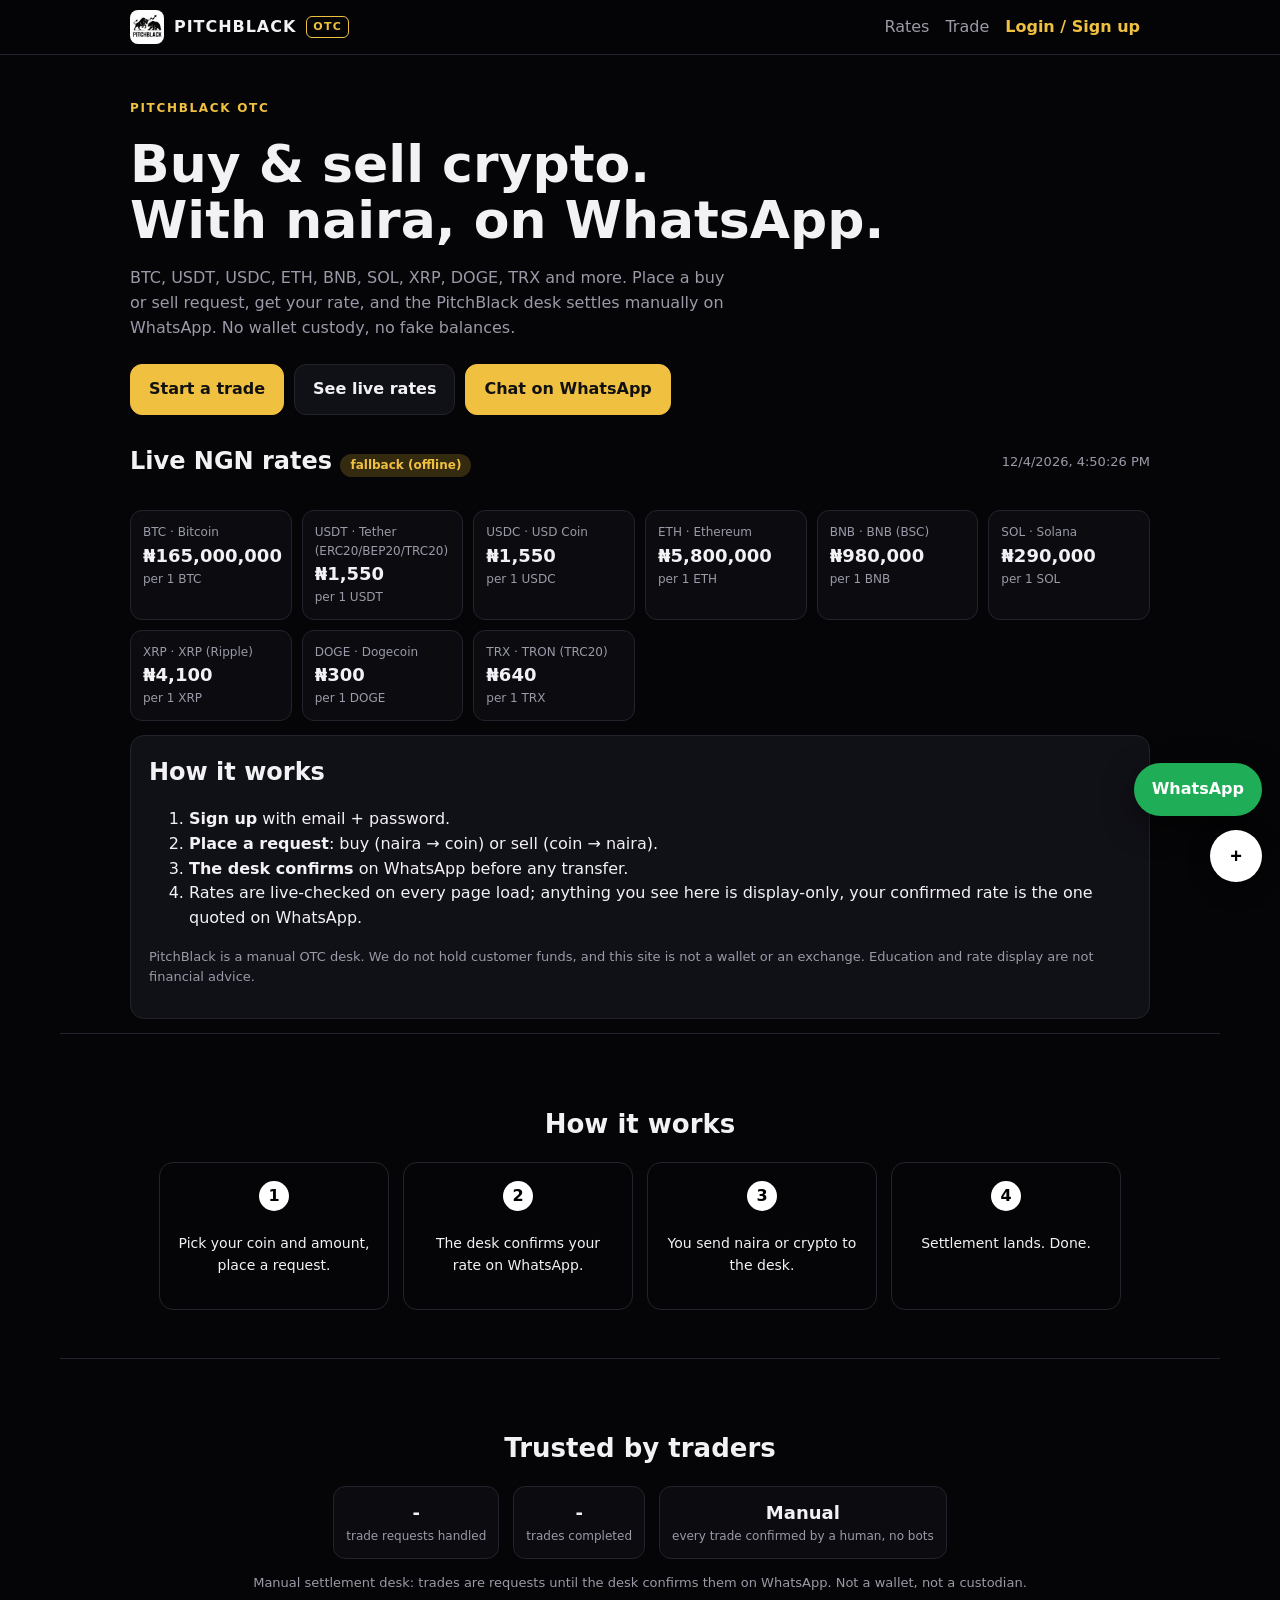
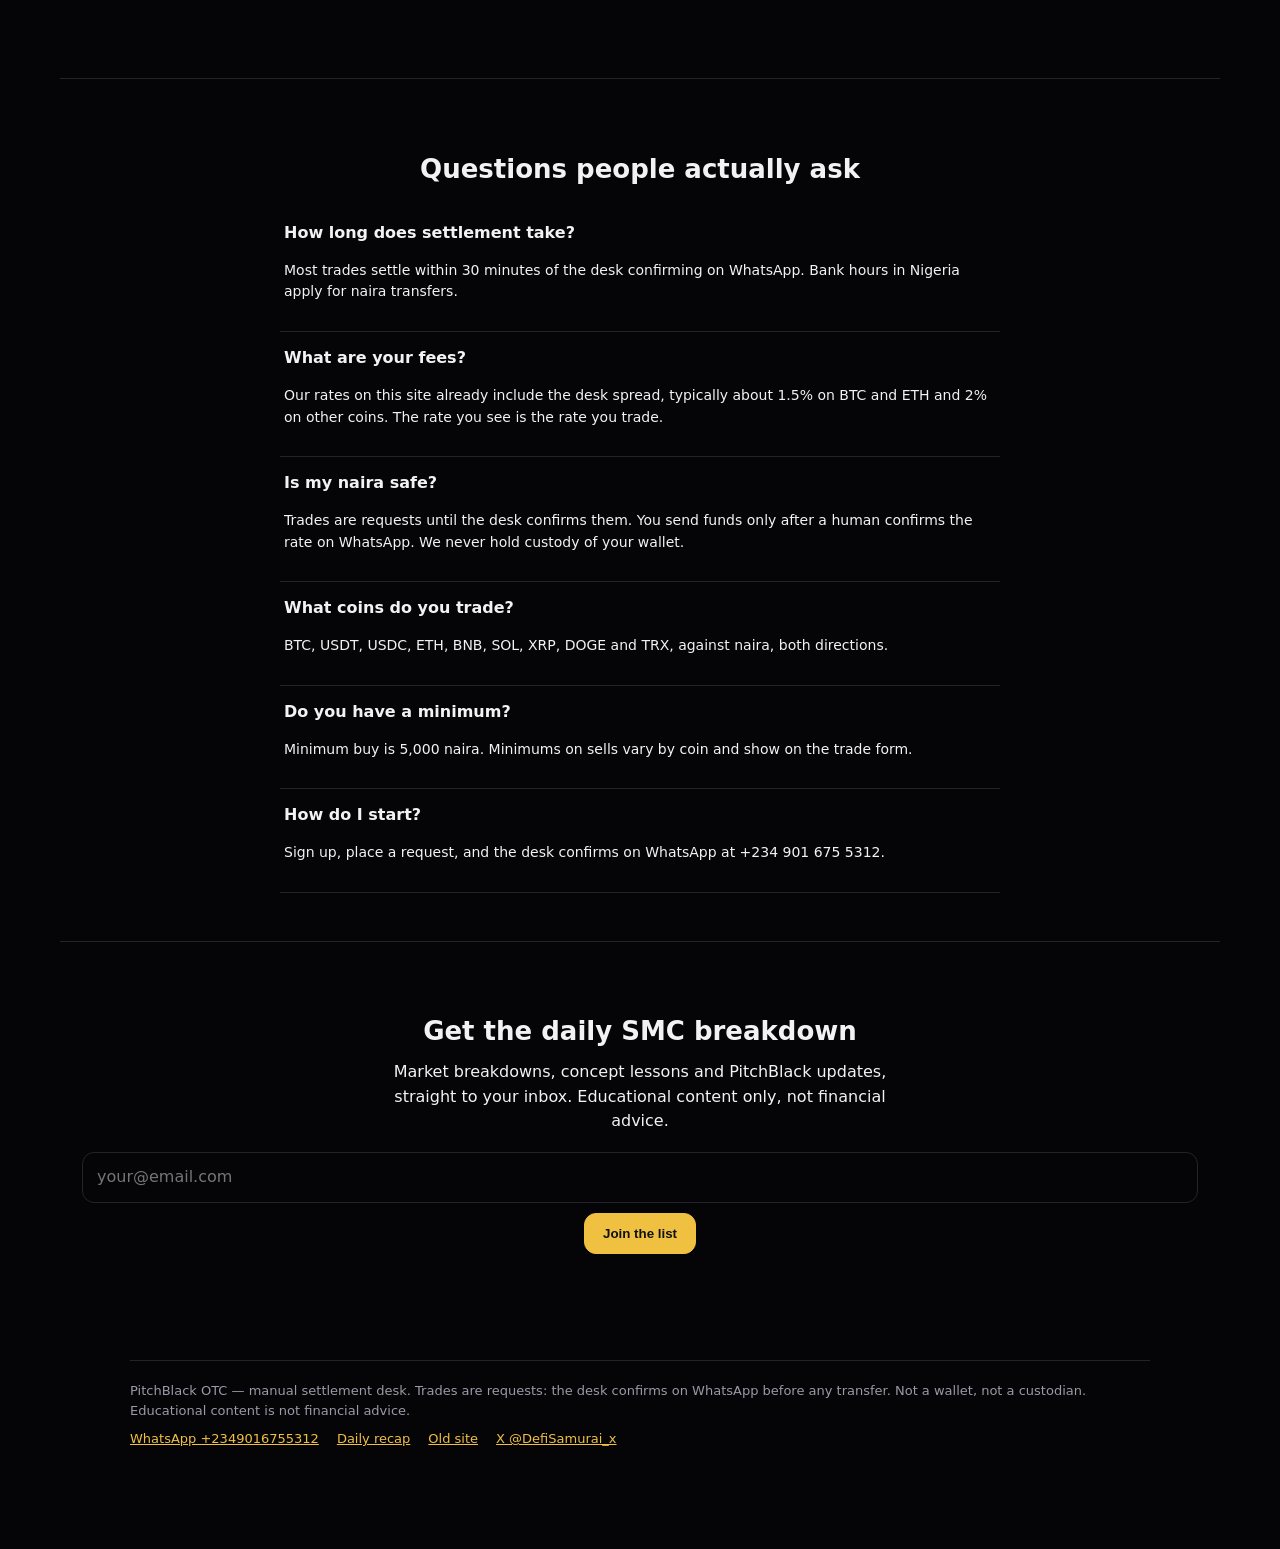
<file: index.html>
<!doctype html>
<html lang="en">
<head>
<meta charset="utf-8">
<meta name="viewport" content="width=device-width, initial-scale=1, viewport-fit=cover">
<title>PitchBlack — Buy & Sell Crypto in Nigeria (OTC)</title>
<meta name="description" content="PitchBlack OTC crypto trading. Buy and sell BTC, USDT, ETH and more with naira. Manual settlement by the PitchBlack desk. WhatsApp +2349016755312.">
<link rel="icon" href="logo-bw.jpg">
<link rel="stylesheet" href="styles.css">
</head>
<body>
<header class="nav">
  <div class="wrap navrow">
    <a href="#/" class="brand"><img src="logo-bw.jpg" alt="PitchBlack" width="34" height="34"> PITCHBLACK <span>OTC</span></a>
    <nav>
      <a href="#/rates">Rates</a>
      <a href="#/dashboard">Trade</a>
      <span id="navAuth" class="navauth"></span>
    </nav>
  </div>
</header>
<main id="app" class="wrap"></main>

<section class="howsec">
  <h2>How it works</h2>
  <div class="steps">
    <div class="step"><b>1</b><p>Pick your coin and amount, place a request.</p></div>
    <div class="step"><b>2</b><p>The desk confirms your rate on WhatsApp.</p></div>
    <div class="step"><b>3</b><p>You send naira or crypto to the desk.</p></div>
    <div class="step"><b>4</b><p>Settlement lands. Done.</p></div>
  </div>
</section>
<section class="proofsec">
  <h2>Trusted by traders</h2>
  <div class="proofgrid">
    <div class="rate"><b id="proofTrades">-</b><div class="sub">trade requests handled</div></div>
    <div class="rate"><b id="proofDone">-</b><div class="sub">trades completed</div></div>
    <div class="rate"><b>Manual</b><div class="sub">every trade confirmed by a human, no bots</div></div>
  </div>
  <p class="mut small">Manual settlement desk: trades are requests until the desk confirms them on WhatsApp. Not a wallet, not a custodian.</p>
  <div id="reviewBox" style="text-align:center;padding-top:24px"></div>
</section>

<section class="faqsec">
  <h2>Questions people actually ask</h2>
  <div class="faq">
    <div><b>How long does settlement take?</b><p>Most trades settle within 30 minutes of the desk confirming on WhatsApp. Bank hours in Nigeria apply for naira transfers.</p></div>
    <div><b>What are your fees?</b><p>Our rates on this site already include the desk spread, typically about 1.5% on BTC and ETH and 2% on other coins. The rate you see is the rate you trade.</p></div>
    <div><b>Is my naira safe?</b><p>Trades are requests until the desk confirms them. You send funds only after a human confirms the rate on WhatsApp. We never hold custody of your wallet.</p></div>
    <div><b>What coins do you trade?</b><p>BTC, USDT, USDC, ETH, BNB, SOL, XRP, DOGE and TRX, against naira, both directions.</p></div>
    <div><b>Do you have a minimum?</b><p>Minimum buy is 5,000 naira. Minimums on sells vary by coin and show on the trade form.</p></div>
    <div><b>How do I start?</b><p>Sign up, place a request, and the desk confirms on WhatsApp at +234 901 675 5312.</p></div>
  </div>
</section>

<section class="joinsec">
  <h2>Get the daily SMC breakdown</h2>
  <p>Market breakdowns, concept lessons and PitchBlack updates, straight to your inbox. Educational content only, not financial advice.</p>
  <form id="subForm">
    <input type="email" name="email" placeholder="your@email.com" required aria-label="Email address">
    <button type="submit" class="btn primary">Join the list</button>
  </form>
  <p class="mut small" id="subMsg"></p>
</section>

<footer class="foot wrap">
  <div>PitchBlack OTC — manual settlement desk. Trades are requests: the desk confirms on WhatsApp before any transfer. Not a wallet, not a custodian. Educational content is not financial advice.</div>
  <div class="foot-links">
    <a href="https://wa.me/2349016755312" target="_blank" rel="noopener">WhatsApp +2349016755312</a>
    <a href="#/recap">Daily recap</a> <a href="index-v1.html">Old site</a>
    <a href="https://x.com/DefiSamurai_x" target="_blank" rel="noopener">X @DefiSamurai_x</a>
  </div>
</footer>
<a class="wa-float" href="https://wa.me/2349016755312" target="_blank" rel="noopener" aria-label="Chat on WhatsApp">WhatsApp</a>
<script src="config.js"></script>
<script src="app.js"></script>
</body>
</html>
</file>
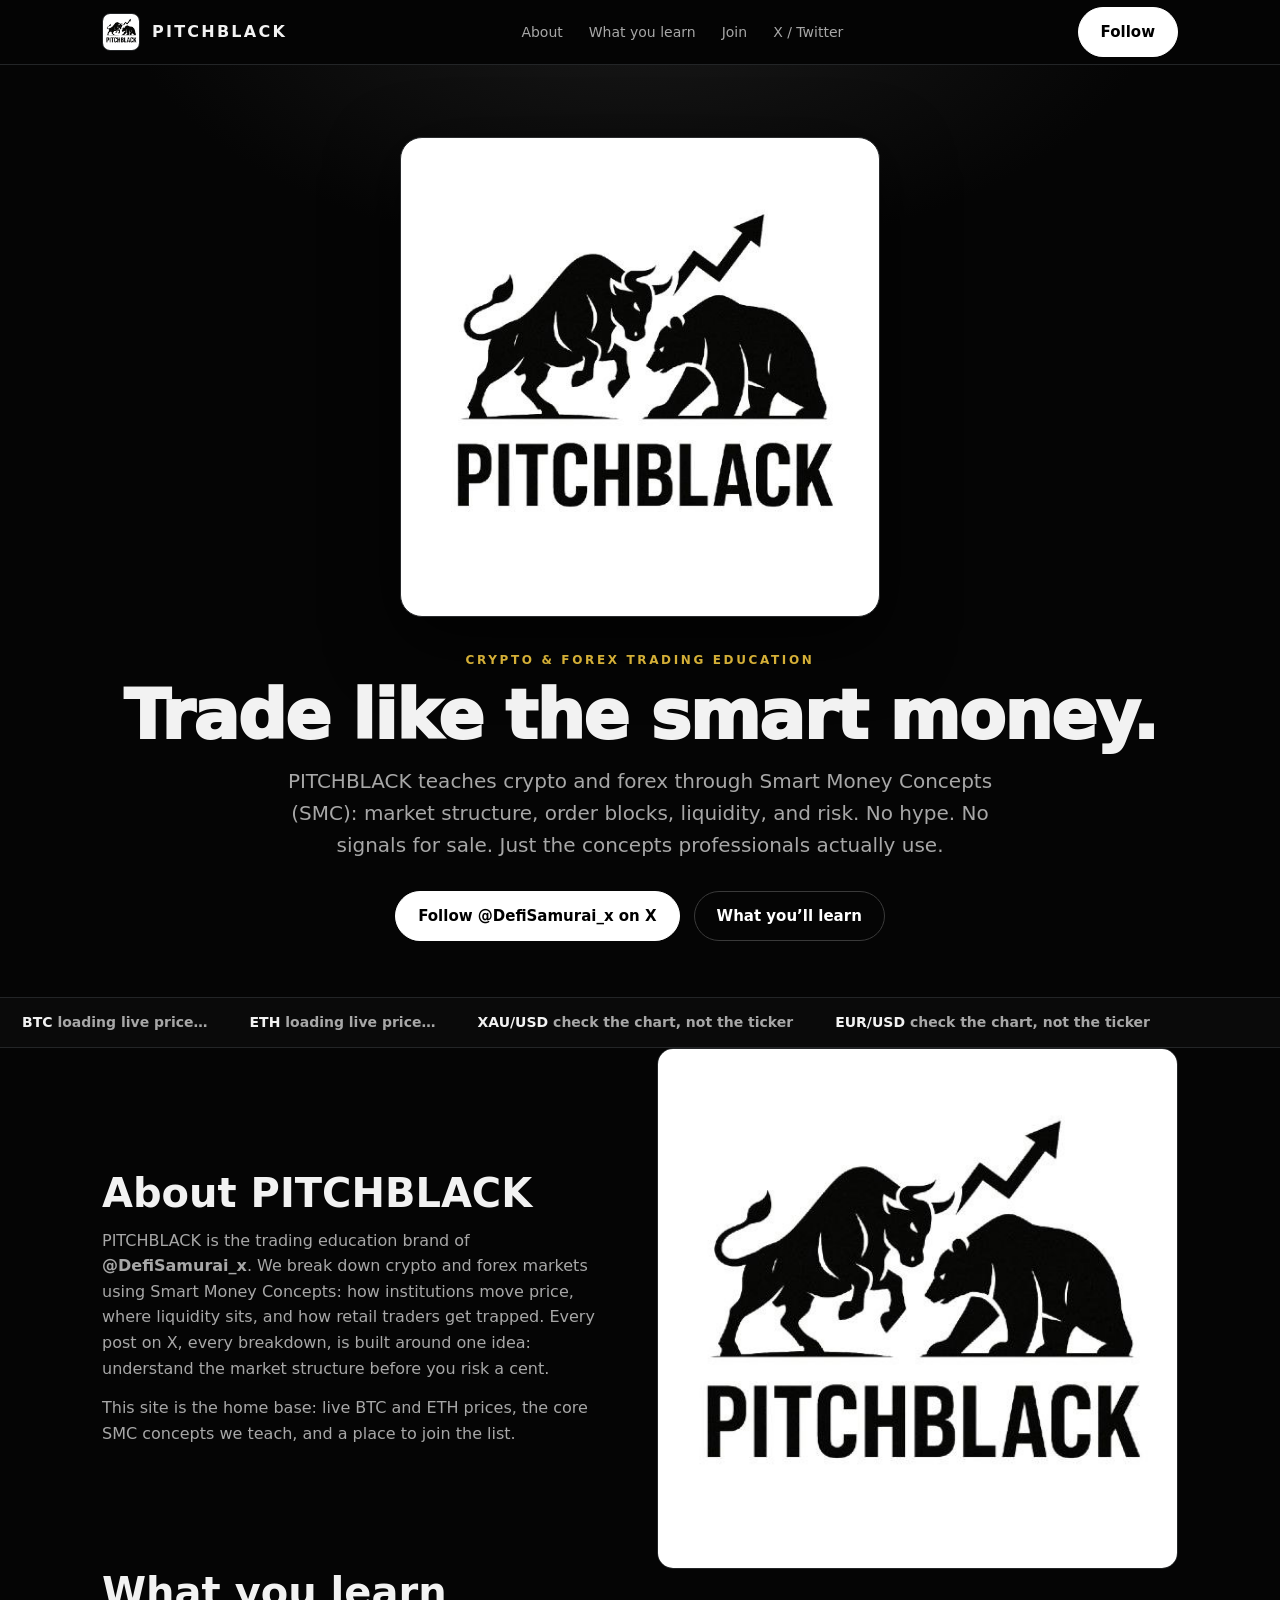
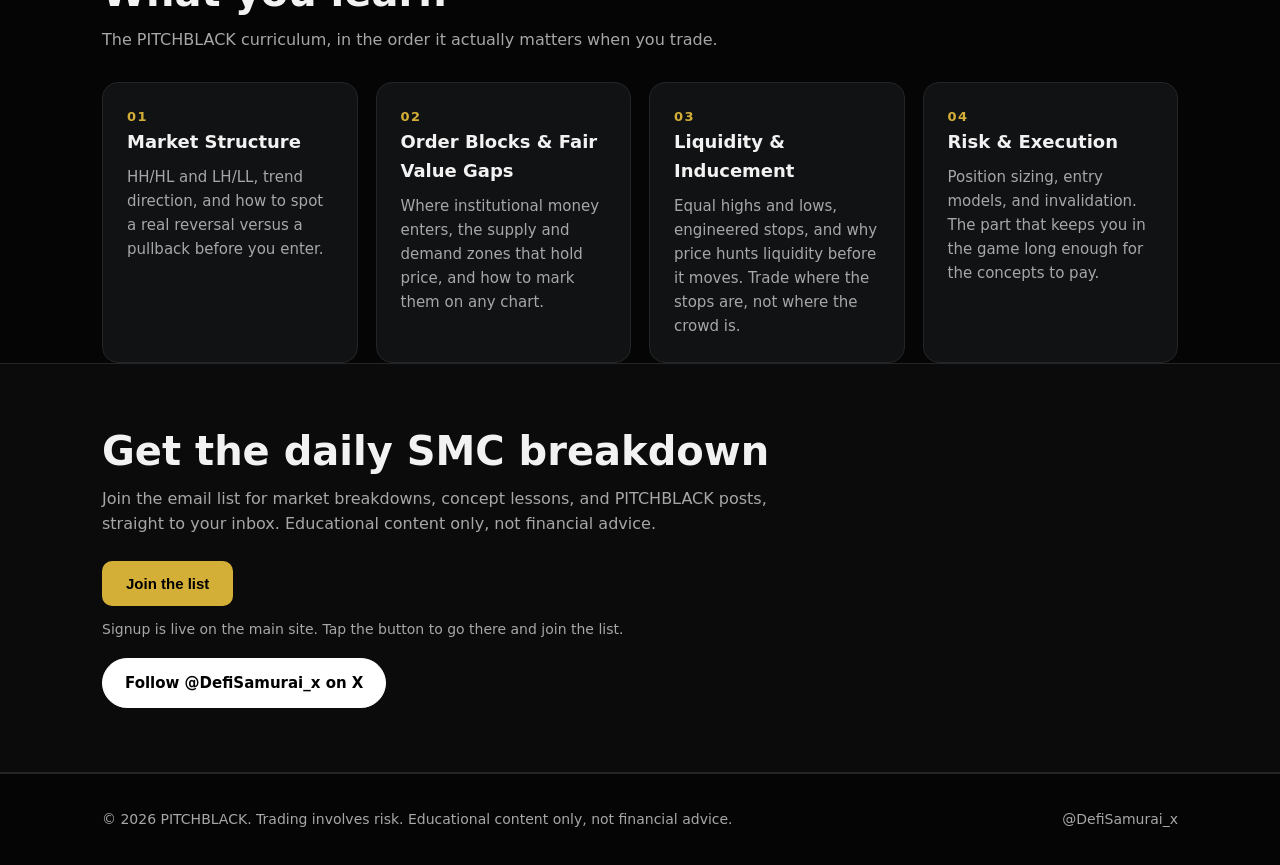
<file: index-v1.html>
<!DOCTYPE html>
<html lang="en">
<head>
<meta charset="UTF-8">
<meta name="viewport" content="width=device-width, initial-scale=1.0">
<title>PITCHBLACK — Crypto &amp; Forex Trading Education</title>
<meta name="description" content="PITCHBLACK (@DefiSamurai_x) — Learn crypto and forex trading the smart money way. SMC concepts, live market insight, and daily trading education.">
<link rel="icon" href="logo-bullbear.jpg">
<style>
:root{--bg:#050505;--bg2:#0b0b0b;--panel:#111214;--line:#232527;--txt:#f2f2f2;--muted:#a7a7a7;--gold:#d4af37;--green:#16c784;--red:#ea3943;--max:1120px}
*{box-sizing:border-box;margin:0;padding:0}
html{scroll-behavior:smooth}
body{background:var(--bg);color:var(--txt);font-family:Inter,system-ui,-apple-system,"Segoe UI",Roboto,Arial,sans-serif;line-height:1.6}
a{color:inherit;text-decoration:none}
.wrap{max-width:var(--max);margin:0 auto;padding:0 22px}
nav{position:sticky;top:0;z-index:20;background:rgba(5,5,5,.88);backdrop-filter:blur(10px);border-bottom:1px solid var(--line)}
.nav-in{display:flex;align-items:center;justify-content:space-between;height:64px}
.brand{display:flex;align-items:center;gap:12px;font-weight:900;letter-spacing:.14em}
.brand img{width:38px;height:38px;border-radius:8px;object-fit:cover;border:1px solid var(--line)}
.nav-links{display:flex;gap:26px;color:var(--muted);font-size:14px}
.nav-links a:hover{color:#fff}
.btn{display:inline-flex;align-items:center;gap:8px;background:#fff;color:#000;font-weight:800;padding:12px 22px;border-radius:999px;border:1px solid #fff;font-size:15px}
.btn:hover{background:var(--gold);border-color:var(--gold)}
.btn.ghost{background:transparent;color:#fff;border-color:#3a3a3a}
.btn.ghost:hover{border-color:var(--gold);color:var(--gold);background:transparent}
.hero{padding:72px 0 56px;text-align:center;background:radial-gradient(800px 420px at 50% -80px,#1a1a1a 0,#050505 65%)}
.hero img.logo{width:min(480px,90vw);aspect-ratio:1/1;object-fit:cover;background:#fff;padding:14px;border-radius:22px;border:1px solid #2a2c2e;box-shadow:0 24px 70px rgba(0,0,0,.75)}
.eyebrow{margin-top:26px;color:var(--gold);font-weight:800;letter-spacing:.22em;font-size:12px;text-transform:uppercase}
h1{font-size:clamp(38px,6vw,68px);line-height:1.05;font-weight:950;letter-spacing:-.02em;margin:10px 0 14px}
.lede{color:var(--muted);font-size:clamp(16px,2.4vw,20px);max-width:720px;margin:0 auto}
.cta{margin-top:30px;display:flex;gap:14px;justify-content:center;flex-wrap:wrap}
.ticker{border-block:1px solid var(--line);background:#0a0a0a;overflow:hidden}
.ticker-in{display:flex;gap:42px;white-space:nowrap;padding:13px 22px;overflow-x:auto;font-variant-numeric:tabular-nums;font-weight:700;font-size:14px}
.tk b{color:#fff}.up{color:var(--green)}.down{color:var(--red)}.price{color:var(--muted)}
section{padding:64px 0}
h2{font-size:clamp(28px,4vw,40px);line-height:1.15;margin-bottom:12px}
.sub{color:var(--muted);max-width:720px}
.grid{display:grid;grid-template-columns:repeat(auto-fit,minmax(240px,1fr));gap:18px;margin-top:30px}
.card{background:var(--panel);border:1px solid var(--line);border-radius:16px;padding:24px}
.card h3{font-size:18px;margin-bottom:8px}
.card p{color:var(--muted);font-size:15px}
.card .n{color:var(--gold);font-weight:900;letter-spacing:.12em;font-size:13px}
.about{display:grid;grid-template-columns:1fr 1fr;gap:34px;align-items:center}
.about img{width:100%;border-radius:16px;border:1px solid var(--line)}
.join{background:var(--bg2);border-block:1px solid var(--line)}
form{display:flex;gap:10px;flex-wrap:wrap;margin-top:24px}
input{flex:1;min-width:240px;background:#000;border:1px solid #333;color:#fff;padding:14px 16px;border-radius:10px;font-size:16px}
button{background:var(--gold);border:none;color:#000;font-weight:900;padding:14px 24px;border-radius:10px;cursor:pointer;font-size:15px}
button:hover{background:#e9c85a}
.note{color:var(--muted);font-size:14px;margin-top:12px}
footer{padding:34px 0;color:var(--muted);font-size:14px;border-top:1px solid var(--line)}
.foot{display:flex;justify-content:space-between;gap:18px;flex-wrap:wrap}
@media(max-width:760px){.about{grid-template-columns:1fr}.nav-links{display:none}}
</style>
</head>
<body>
<nav><div class="wrap nav-in">
<a class="brand" href="#top"><img src="logo-bullbear.jpg" alt="PitchBlack logo" style="background:#fff">PITCHBLACK</a>
<div class="nav-links"><a href="#about">About</a><a href="#learn">What you learn</a><a href="#join">Join</a><a href="https://x.com/DefiSamurai_x" target="_blank" rel="noopener">X / Twitter</a></div>
<a class="btn" href="https://x.com/DefiSamurai_x" target="_blank" rel="noopener">Follow</a>
</div></nav>

<header class="hero wrap" id="top">
<img class="logo" src="logo-bullbear.jpg" alt="PitchBlack bull versus bear logo">
<p class="eyebrow">Crypto &amp; Forex Trading Education</p>
<h1>Trade like the smart money.</h1>
<p class="lede">PITCHBLACK teaches crypto and forex through Smart Money Concepts (SMC): market structure, order blocks, liquidity, and risk. No hype. No signals for sale. Just the concepts professionals actually use.</p>
<div class="cta"><a class="btn" href="https://x.com/DefiSamurai_x" target="_blank" rel="noopener">Follow @DefiSamurai_x on X</a><a class="btn ghost" href="#learn">What you&rsquo;ll learn</a></div>
</header>

<div class="ticker" aria-label="Live market ticker"><div class="ticker-in" id="ticker">
<span class="tk">BTC <span class="price">loading live price…</span></span><span class="tk">ETH <span class="price">loading live price…</span></span><span class="tk">XAU/USD <span class="price">check the chart, not the ticker</span></span><span class="tk">EUR/USD <span class="price">check the chart, not the ticker</span></span>
</div></div>

<section id="about" class="wrap"><div class="about">
<div><h2>About PITCHBLACK</h2><p class="sub">PITCHBLACK is the trading education brand of <strong>@DefiSamurai_x</strong>. We break down crypto and forex markets using Smart Money Concepts: how institutions move price, where liquidity sits, and how retail traders get trapped. Every post on X, every breakdown, is built around one idea: understand the market structure before you risk a cent.</p><p class="sub" style="margin-top:14px">This site is the home base: live BTC and ETH prices, the core SMC concepts we teach, and a place to join the list.</p></div>
<img src="logo-bullbear.jpg" alt="PitchBlack bull versus bear logo" style="background:#fff">
</div></section>

<section id="learn" class="wrap"><h2>What you learn</h2><p class="sub">The PITCHBLACK curriculum, in the order it actually matters when you trade.</p>
<div class="grid">
<div class="card"><p class="n">01</p><h3>Market Structure</h3><p>HH/HL and LH/LL, trend direction, and how to spot a real reversal versus a pullback before you enter.</p></div>
<div class="card"><p class="n">02</p><h3>Order Blocks &amp; Fair Value Gaps</h3><p>Where institutional money enters, the supply and demand zones that hold price, and how to mark them on any chart.</p></div>
<div class="card"><p class="n">03</p><h3>Liquidity &amp; Inducement</h3><p>Equal highs and lows, engineered stops, and why price hunts liquidity before it moves. Trade where the stops are, not where the crowd is.</p></div>
<div class="card"><p class="n">04</p><h3>Risk &amp; Execution</h3><p>Position sizing, entry models, and invalidation. The part that keeps you in the game long enough for the concepts to pay.</p></div>
</div></section>

<section id="join" class="join"><div class="wrap"><h2>Get the daily SMC breakdown</h2><p class="sub">Join the email list for market breakdowns, concept lessons, and PITCHBLACK posts, straight to your inbox. Educational content only, not financial advice.</p>
<form id="signup" action="index.html" method="GET"><!-- signup moved to the live OTC site homepage --><input type="hidden" name="src" value="v1"><button type="submit">Join the list</button></form>
<p class="note" id="formnote">Signup is live on the main site. Tap the button to go there and join the list.</p>
<p style="margin-top:18px"><a class="btn" href="https://x.com/DefiSamurai_x" target="_blank" rel="noopener">Follow @DefiSamurai_x on X</a></p>
</div></section>

<footer><div class="wrap foot"><span>&copy; 2026 PITCHBLACK. Trading involves risk. Educational content only, not financial advice.</span><a href="https://x.com/DefiSamurai_x" target="_blank" rel="noopener">@DefiSamurai_x</a></div></footer>

<script>
// Live BTC/ETH prices from CoinGecko's free public API (no key). If it fails or is rate-limited, the fallback text in the HTML stays.
async function loadTicker(){
  try{
    const r = await fetch('https://api.coingecko.com/api/v3/simple/price?ids=bitcoin,ethereum&vs_currencies=usd&include_24hr_change=true',{headers:{'Accept':'application/json'}});
    if(!r.ok) return;
    const d = await r.json();
    const fmt = n => '$' + Number(n).toLocaleString('en-US',{maximumFractionDigits: n>1000?0:2});
    const row = (sym, o) => { const chg = o.usd_24h_change; const cls = chg >= 0 ? 'up' : 'down'; return sym + ' <span class="price">' + fmt(o.usd) + '</span> <span class="' + cls + '">' + (chg>=0?'+':'') + chg.toFixed(2) + '%</span>'; };
    document.getElementById('ticker').innerHTML =
      '<span class="tk">' + row('BTC', d.bitcoin) + '</span>' +
      '<span class="tk">' + row('ETH', d.ethereum) + '</span>' +
      '<span class="tk">XAU/USD <span class="price">check the chart, not the ticker</span></span>' +
      '<span class="tk">EUR/USD <span class="price">check the chart, not the ticker</span></span>';
  }catch(e){ /* keep fallback text */ }
}
loadTicker();
setInterval(loadTicker, 120000);

// Signup form: placeholder only. Point the form action at a real Formspree ID to receive emails. Never collect emails client-side.
document.getElementById('signup').addEventListener('submit', function(e){
  if(this.action.indexOf('YOUR_FORM_ID') !== -1){ e.preventDefault(); document.getElementById('formnote').textContent = 'Signup is not live yet - follow @DefiSamurai_x on X in the meantime.'; }
});
</script>
</body>
</html>
</file>
<file: styles.css>
:root{
  --bg:#050507; --bg2:#0b0b10; --card:#101017; --line:#23232e;
  --txt:#f2f2f5; --mut:#9a9aa8; --gold:#f0c040; --green:#2ecc71; --red:#ff5c5c;
  --r:14px;
}
*{box-sizing:border-box}
[hidden]{display:none!important}
html{scroll-behavior:smooth}
body{margin:0;background:radial-gradient(1200px 500px at 70% -10%,#15151f 0%,var(--bg) 60%);color:var(--txt);font:16px/1.55 system-ui,-apple-system,Segoe UI,Roboto,Arial,sans-serif;padding-bottom:80px}
a{color:var(--gold)}
.wrap{width:min(1020px,100% - 40px);margin:0 auto}
.nav{position:sticky;top:0;background:rgba(5,5,7,.88);backdrop-filter:blur(8px);border-bottom:1px solid var(--line);z-index:10}
.navrow{display:flex;align-items:center;gap:16px;padding:10px 0}
.brand{display:flex;align-items:center;gap:10px;color:var(--txt);text-decoration:none;font-weight:800;letter-spacing:.06em}
.brand span{color:var(--gold);border:1px solid var(--gold);border-radius:6px;padding:1px 6px;font-size:11px;letter-spacing:.12em}
.brand img{border-radius:8px}
nav{margin-left:auto;display:flex;gap:16px;align-items:center}
nav a{color:var(--mut);text-decoration:none}
nav a:hover{color:var(--txt)}
.navauth a{color:var(--gold);font-weight:700;text-decoration:none;margin-right:10px}
.hero{display:grid;gap:18px;padding:44px 0 8px}
.hero h1{font-size:clamp(30px,6vw,52px);line-height:1.08;margin:0}
.hero p{color:var(--mut);max-width:60ch;margin:0}
.hero .cta{display:flex;gap:10px;flex-wrap:wrap;margin-top:6px}
.btn{display:inline-flex;align-items:center;justify-content:center;gap:8px;border:1px solid var(--line);background:var(--card);color:var(--txt);border-radius:12px;padding:12px 18px;text-decoration:none;font-weight:700;cursor:pointer}
.btn.primary{background:var(--gold);color:#111;border-color:var(--gold)}
.btn.danger{border-color:#5a2222;color:#ff9c9c}
.btn:disabled{opacity:.5;cursor:not-allowed}
.card{background:var(--card);border:1px solid var(--line);border-radius:var(--r);padding:18px;margin:14px 0}
.card h2{margin:0 0 10px}
.kicker{color:var(--gold);letter-spacing:.14em;font-size:12px;font-weight:800;text-transform:uppercase}
.mut{color:var(--mut)}
.small{font-size:13px}
.row{display:flex;justify-content:space-between;gap:12px;align-items:center;flex-wrap:wrap}
.rategrid{display:grid;grid-template-columns:repeat(auto-fill,minmax(150px,1fr));gap:10px;margin-top:10px}
.rate{border:1px solid var(--line);border-radius:12px;padding:12px;background:var(--bg2)}
.rate b{font-size:18px}
.rate .sub{font-size:12px;color:var(--mut)}
.pill{display:inline-block;padding:2px 10px;border-radius:999px;font-size:12px;font-weight:800}
.pill.pending{background:#332a10;color:var(--gold)}
.pill.completed{background:#0f2b1a;color:var(--green)}
.pill.declined{background:#2e1212;color:var(--red)}
label{display:block;font-size:13px;color:var(--mut);margin:12px 0 4px}
input,select,textarea{width:100%;background:var(--bg2);border:1px solid var(--line);color:var(--txt);border-radius:10px;padding:12px;font:inherit}
input:focus,select:focus,textarea:focus{outline:2px solid #3a3a18;border-color:var(--gold)}
table{width:100%;border-collapse:collapse;font-size:14px}
th,td{padding:10px;text-align:left;border-bottom:1px solid var(--line)}
th{color:var(--mut);font-size:12px;text-transform:uppercase;letter-spacing:.08em}
.tabs{display:flex;gap:8px;margin:14px 0}
.tab{flex:1;padding:12px;border:1px solid var(--line);background:var(--bg2);color:var(--mut);text-align:center;border-radius:10px;cursor:pointer;font-weight:700}
.tab.active{background:var(--gold);color:#111;border-color:var(--gold)}
.foot{border-top:1px solid var(--line);margin-top:40px;padding:20px 0;color:var(--mut);font-size:13px}
.foot-links{display:flex;gap:18px;margin-top:8px;flex-wrap:wrap}
.wa-float{position:fixed;right:18px;bottom:84px;background:#1fae57;color:#fff;padding:14px 18px;border-radius:999px;font-weight:800;text-decoration:none;box-shadow:0 10px 30px rgba(0,0,0,.5);z-index:20}
.notice{border:1px solid #6a5410;background:#181204;border-radius:12px;padding:14px 16px;margin:14px 0}
.notice b{color:var(--gold)}
.mono{font-family:ui-monospace,SFMono-Regular,Menlo,Consolas,monospace;word-break:break-all}
@media (max-width:640px){
  nav a{margin-right:4px}
  table{font-size:13px}
  .navrow{flex-wrap:wrap}
}

/* join / email list */
.joinsec{max-width:1160px;margin:0 auto;padding:48px 22px;text-align:center;border-top:1px solid var(--line)}
.joinsec h2{font-size:26px;margin-bottom:8px}
.joinsec p{color:var(--muted);max-width:520px;margin:0 auto 18px}
.joinsec form{display:flex;gap:10px;justify-content:center;flex-wrap:wrap}
.joinsec input{background:var(--panel);border:1px solid var(--line);color:var(--txt);padding:12px 14px;border-radius:12px;min-width:240px}
.joinsec input:focus{outline:none;border-color:#666}

/* how it works + proof */
.howsec,.proofsec{max-width:1160px;margin:0 auto;padding:48px 22px;text-align:center;border-top:1px solid var(--line)}
.howsec h2,.proofsec h2{font-size:26px;margin-bottom:18px}
.steps{display:flex;gap:14px;justify-content:center;flex-wrap:wrap}
.step{background:var(--panel);border:1px solid var(--line);border-radius:var(--r,16px);padding:18px;max-width:230px;flex:1 1 200px}
.step b{display:inline-block;width:30px;height:30px;line-height:30px;border-radius:50%;background:#fff;color:#000;font-weight:900;margin-bottom:8px}
.step p{color:var(--muted);font-size:14px}
.proofgrid{display:flex;gap:14px;justify-content:center;flex-wrap:wrap;margin-bottom:14px}

.faqsec{max-width:1160px;margin:0 auto;padding:48px 22px;border-top:1px solid var(--line)}
.faqsec h2{text-align:center;font-size:26px;margin-bottom:18px}
.faq{max-width:720px;margin:0 auto}
.faq>div{border-bottom:1px solid var(--line);padding:14px 4px}
.faq b{display:block;margin-bottom:4px}
.faq p{color:var(--muted);font-size:14px}

/* support bot */
#pbBotBtn{position:fixed;right:18px;bottom:18px;z-index:90;width:52px;height:52px;border-radius:50%;background:#fff;color:#000;font-weight:900;font-size:20px;border:none;cursor:pointer;box-shadow:0 6px 20px rgba(0,0,0,.5);transition:transform .15s ease, opacity .15s ease}
#pbBotBtn.open{transform:rotate(45deg)}
#pbBotPanel{position:fixed;right:18px;bottom:80px;z-index:90;width:320px;max-width:calc(100vw - 36px);background:#101010;border:1px solid #2c2c2c;border-radius:16px;padding:14px;display:flex;flex-direction:column;gap:8px;box-shadow:0 12px 40px rgba(0,0,0,.75);opacity:0;pointer-events:none;transform:translateY(10px);transition:opacity .18s ease, transform .18s ease}
#pbBotPanel.open{opacity:1;pointer-events:auto;transform:translateY(0)}
.pbHead{font-weight:700;color:#fff}
.pbHead .mut{color:#9a9a9a}
#pbBotPanel .pbWa{color:#cfcfcf}
.pbLog{max-height:260px;overflow:auto;display:flex;flex-direction:column;gap:6px}
.pbLog{background:#0a0a0a;border:1px solid #242424;border-radius:12px;padding:10px}
.pbMsg{padding:8px 10px;border-radius:12px;font-size:14px;max-width:90%}
.pbBot2{background:#181818;border:1px solid #2c2c2c;color:#f0f0f0}
.pbMe{background:#fff;color:#000;margin-left:auto}
.pbForm{display:flex;gap:6px}
.pbForm input{flex:1;background:#0a0a0a;border:1px solid #2c2c2c;color:#f5f5f5;padding:9px;border-radius:10px}
.pbWa{font-size:13px;color:var(--muted);text-decoration:underline}
</file>
